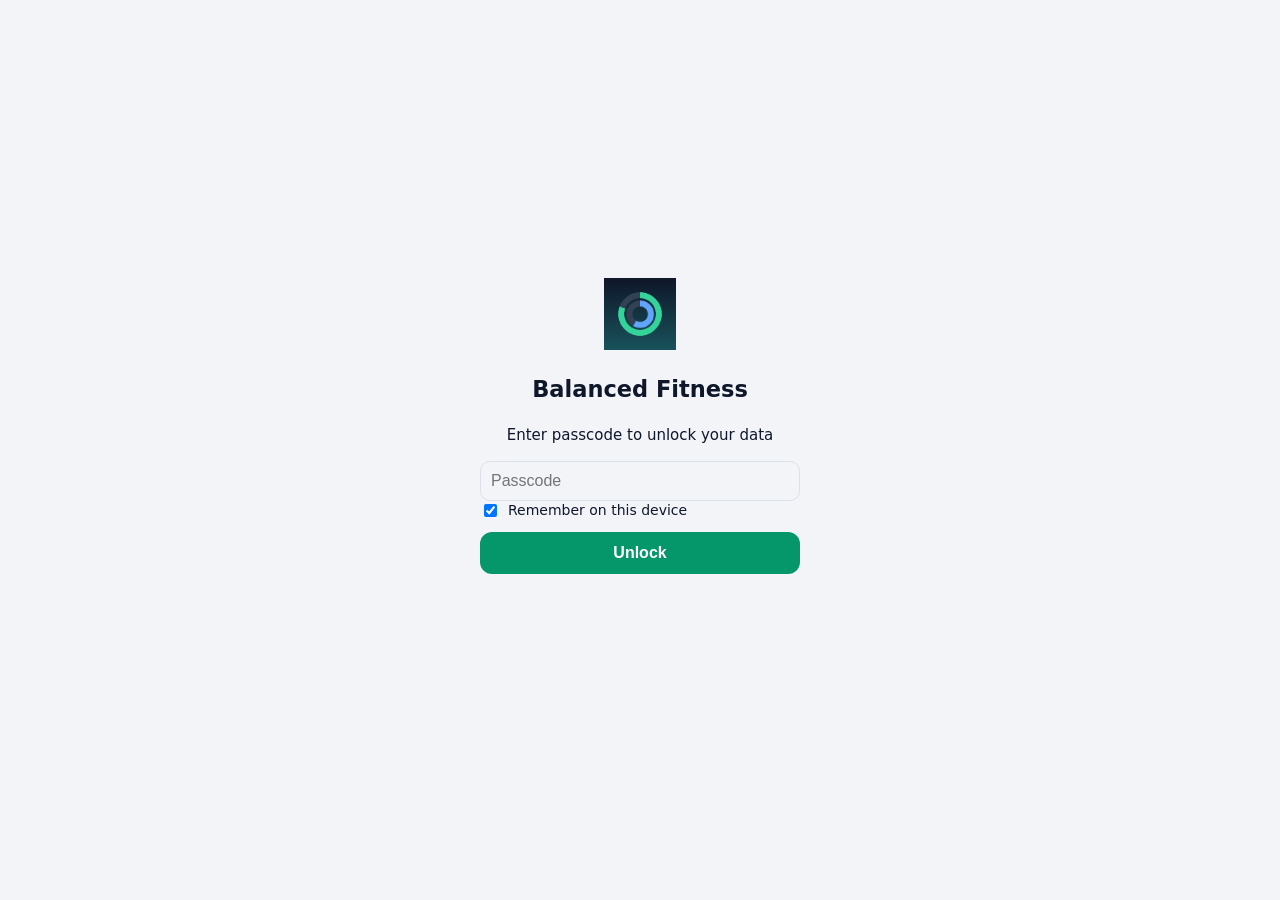
<file: index.html>
<!doctype html>
<html lang="en">
<head>
<meta charset="utf-8">
<meta name="viewport" content="width=device-width, initial-scale=1, viewport-fit=cover">
<meta name="robots" content="noindex, nofollow">
<meta name="theme-color" content="#0b1220">
<meta name="apple-mobile-web-app-capable" content="yes">
<meta name="mobile-web-app-capable" content="yes">
<meta name="apple-mobile-web-app-status-bar-style" content="black-translucent">
<meta name="apple-mobile-web-app-title" content="Balanced">
<meta name="format-detection" content="telephone=no">
<link rel="apple-touch-icon" href="icons/apple-touch-icon.png">
<link rel="icon" type="image/png" href="icons/icon-192.png">
<link rel="manifest" href="manifest.json">
<link rel="stylesheet" href="app.css">
<script>try{var t=localStorage.getItem('fit.theme');if(t==='light'||t==='dark')document.documentElement.setAttribute('data-theme',t);
var L=t==='light'||(t!=='dark'&&matchMedia('(prefers-color-scheme: light)').matches);
document.querySelector('meta[name=theme-color]').content=L?'#f2f4f8':'#0b1220';var s=document.querySelector('meta[name=apple-mobile-web-app-status-bar-style]');if(s&&L)s.content='default'}catch(e){}</script>
<title>Balanced Fitness</title>
</head>
<body>
<header class="top">
  <h1 id="title">Today</h1>
  <button id="btnData" class="iconbtn" aria-label="Data &amp; export">⇪</button>
</header>
<main id="view"></main>
<button id="fab" aria-label="Quick add">＋</button>
<nav class="tabs" id="tabs">
  <button data-tab="today" class="on"><span>◎</span>Today</button>
  <button data-tab="plan"><span>☰</span>Plan</button>
  <button data-tab="trends"><span>▤</span>Trends</button>
  <button data-tab="weight"><span>⚖</span>Weight</button>
  <button data-tab="sleep"><span>☾</span>Sleep</button>
  <button data-tab="bp"><span>♥</span>BP</button>
</nav>
<div id="sheet" class="sheet hidden" role="dialog" aria-modal="true"></div>
<div id="lock" class="lock hidden">
  <form id="lockForm">
    <img src="icons/icon-192.png" alt="" width="72" height="72">
    <h2>Balanced Fitness</h2>
    <p>Enter passcode to unlock your data</p>
    <input id="lockInput" type="password" inputmode="text" autocomplete="current-password" placeholder="Passcode" required>
    <label class="chk"><input id="lockRemember" type="checkbox" checked> Remember on this device</label>
    <button type="submit">Unlock</button>
    <p id="lockErr" class="err"></p>
  </form>
</div>
<script src="data.js"></script>
<script src="app.js"></script>
</body>
</html>
</file>
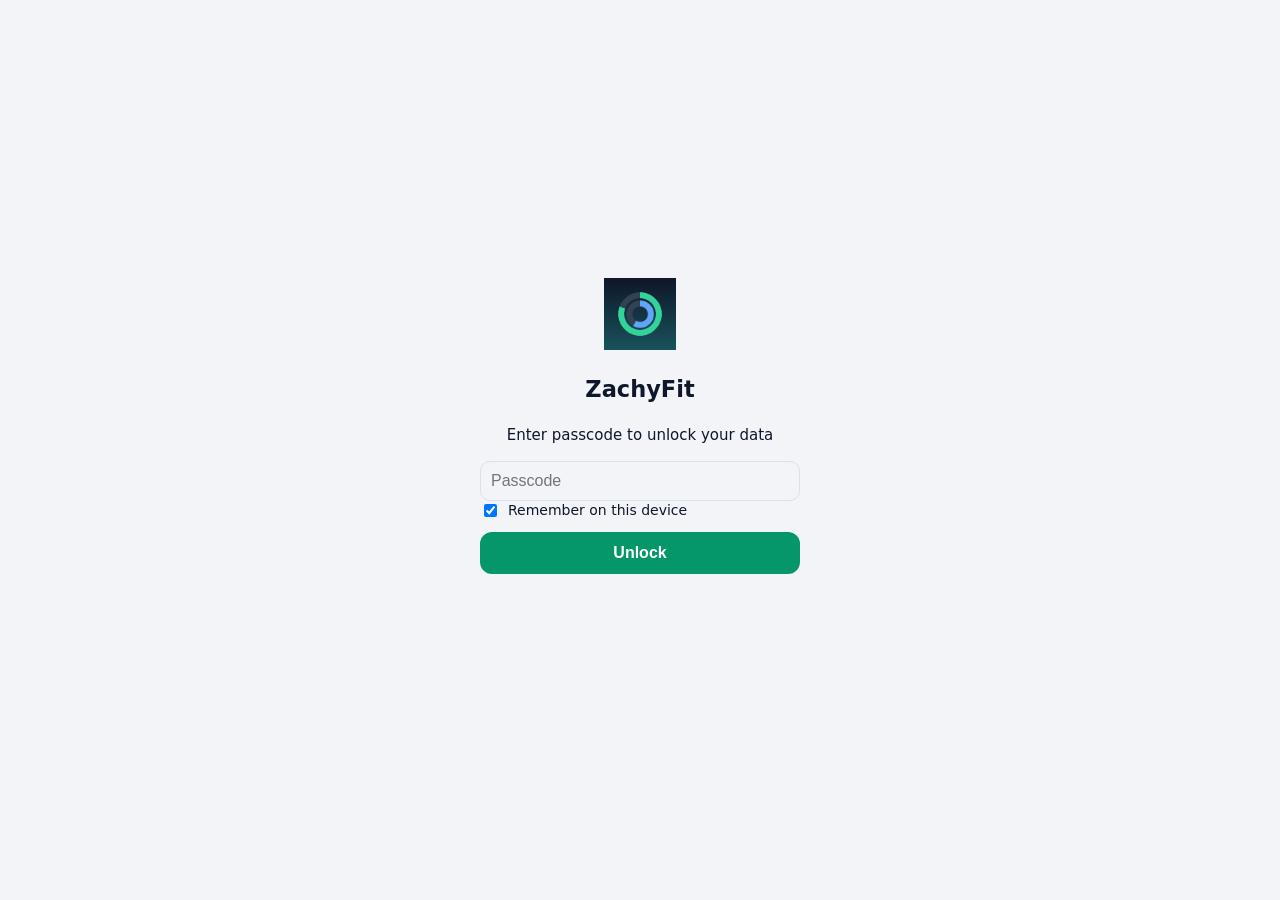
<file: kid/index.html>
<!doctype html>
<html lang="en">
<head>
<meta charset="utf-8">
<meta name="viewport" content="width=device-width, initial-scale=1, viewport-fit=cover">
<meta name="robots" content="noindex, nofollow">
<meta name="theme-color" content="#0b1220">
<meta name="apple-mobile-web-app-capable" content="yes">
<meta name="mobile-web-app-capable" content="yes">
<meta name="apple-mobile-web-app-status-bar-style" content="black-translucent">
<meta name="apple-mobile-web-app-title" content="ZachyFit">
<meta name="format-detection" content="telephone=no">
<link rel="apple-touch-icon" href="icons/apple-touch-icon.png">
<link rel="icon" type="image/png" href="icons/icon-192.png">
<link rel="manifest" href="manifest.json">
<link rel="stylesheet" href="app.css">
<script>try{var t=localStorage.getItem('fit.theme');if(t==='light'||t==='dark')document.documentElement.setAttribute('data-theme',t);
var L=t==='light'||(t!=='dark'&&matchMedia('(prefers-color-scheme: light)').matches);
document.querySelector('meta[name=theme-color]').content=L?'#f2f4f8':'#0b1220';var s=document.querySelector('meta[name=apple-mobile-web-app-status-bar-style]');if(s&&L)s.content='default'}catch(e){}</script>
<title>ZachyFit</title>
</head>
<body>
<header class="top">
  <h1 id="title">Today</h1>
  <button id="btnData" class="iconbtn" aria-label="Data &amp; export">⇪</button>
</header>
<main id="view"></main>
<button id="fab" aria-label="Quick add">＋</button>
<nav class="tabs" id="tabs">
  <button data-tab="today" class="on"><span>◎</span>Today</button>
  <button data-tab="plan"><span>☰</span>Plan</button>
  <button data-tab="trends"><span>▤</span>Trends</button>
  <button data-tab="weight"><span>⚖</span>Weight</button>
  <button data-tab="sleep"><span>☾</span>Sleep</button>
  <button data-tab="bp"><span>♥</span>BP</button>
</nav>
<div id="sheet" class="sheet hidden" role="dialog" aria-modal="true"></div>
<div id="lock" class="lock hidden">
  <form id="lockForm">
    <img src="icons/icon-192.png" alt="" width="72" height="72">
    <h2>ZachyFit</h2>
    <p>Enter passcode to unlock your data</p>
    <input id="lockInput" type="password" inputmode="text" autocomplete="current-password" placeholder="Passcode" required>
    <label class="chk"><input id="lockRemember" type="checkbox" checked> Remember on this device</label>
    <button type="submit">Unlock</button>
    <p id="lockErr" class="err"></p>
  </form>
</div>
<script src="data.js"></script>
<script src="app.js"></script>
</body>
</html>
</file>
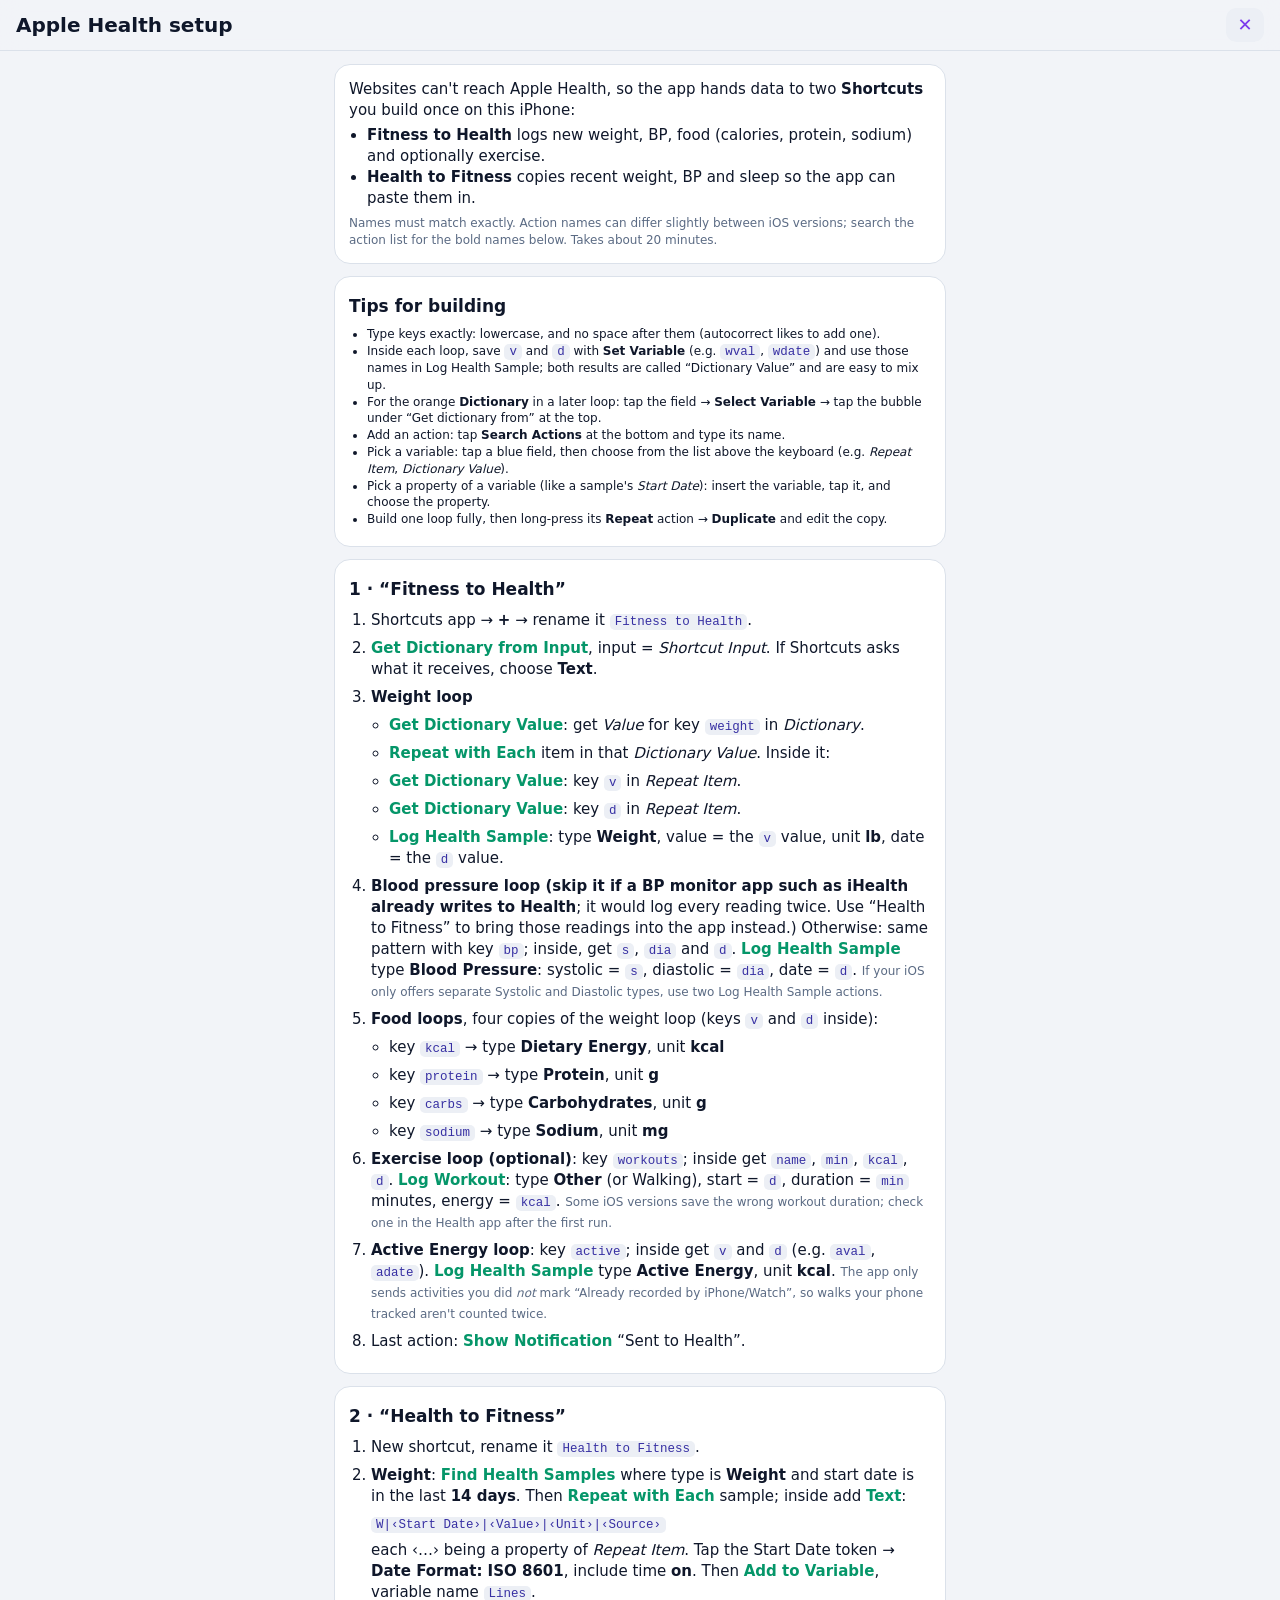
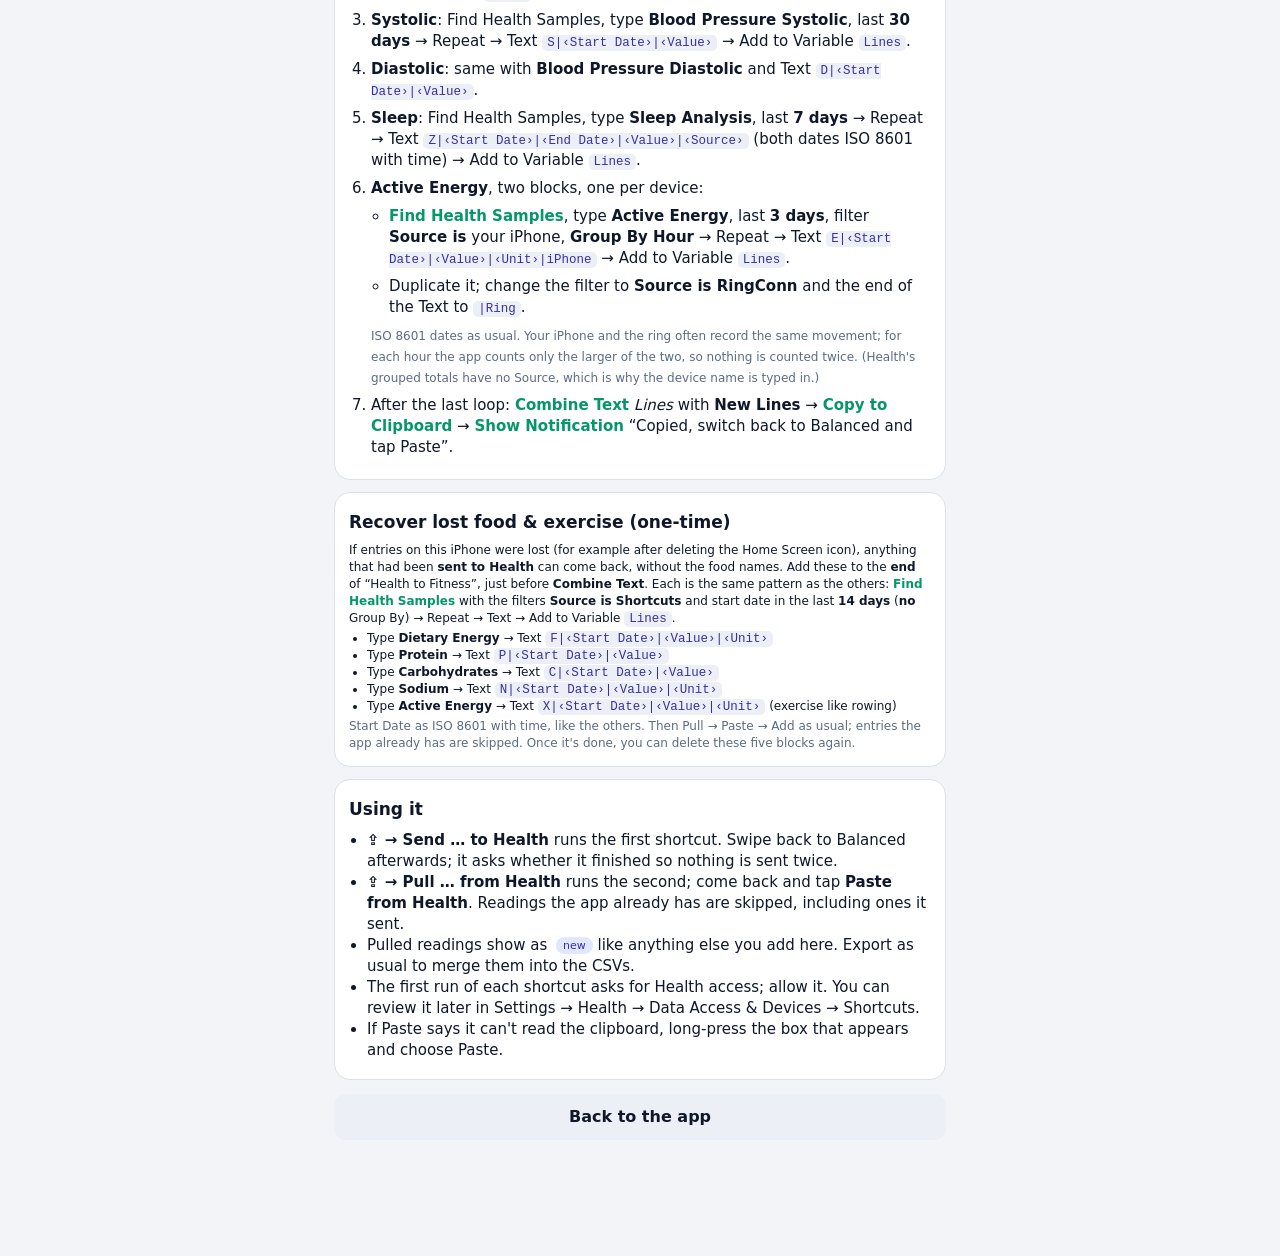
<file: health.html>
<!doctype html>
<html lang="en">
<head>
<meta charset="utf-8">
<meta name="viewport" content="width=device-width, initial-scale=1, viewport-fit=cover">
<meta name="robots" content="noindex, nofollow">
<meta name="theme-color" content="#0b1220">
<link rel="stylesheet" href="app.css">
<script>try{var t=localStorage.getItem('fit.theme');if(t==='light'||t==='dark')document.documentElement.setAttribute('data-theme',t);
var L=t==='light'||(t!=='dark'&&matchMedia('(prefers-color-scheme: light)').matches);
document.querySelector('meta[name=theme-color]').content=L?'#f2f4f8':'#0b1220';var s=document.querySelector('meta[name=apple-mobile-web-app-status-bar-style]');if(s&&L)s.content='default'}catch(e){}</script>
<title>Health Setup</title>
<style>
  .g main{padding-bottom:40px}
  .g h2{font-size:17px;margin:4px 0 8px}
  .g ol{margin:6px 0 0;padding-left:22px}
  .g ol li{margin:7px 0}
  .g ul.in{margin:4px 0;padding-left:18px}
  .g code{font:12.5px ui-monospace,Menlo,monospace;background:var(--card2);padding:1px 5px;border-radius:5px;color:var(--code);overflow-wrap:anywhere}
  .g .act{font-weight:650;color:var(--kcal)}
  .g a{color:var(--acc)}
  .g .k{display:inline-block;min-width:68px}
</style>
</head>
<body class="g">
<header class="top"><h1>Apple Health setup</h1><a class="iconbtn" href="index.html" aria-label="Back" style="display:grid;place-items:center;text-decoration:none">✕</a></header>
<main>
<div class="card" id="kidNote" hidden style="border:1px solid var(--acc)">
  <h2>ZachyFit (on his own iPhone)</h2>
  <ul class="in sm">
    <li>He only needs <b>Fitness to Health</b>, built on <b>his</b> iPhone with that exact name, with three loops: <b>weight</b>, <b>kcal</b> and <b>protein</b>. Skip the rest.</li>
    <li>He doesn't need “Health to Fitness”. His sleep stays in the RingConn app.</li>
  </ul>
</div>
<script>if (/\/kid\//.test(location.pathname)) document.getElementById('kidNote').hidden = false;</script>
<div class="card">
  <div>Websites can't reach Apple Health, so the app hands data to two <b>Shortcuts</b> you build once on this iPhone:</div>
  <ul class="in">
    <li><b>Fitness to Health</b> logs new weight, BP, food (calories, protein, sodium) and optionally exercise.</li>
    <li><b>Health to Fitness</b> copies recent weight, BP and sleep so the app can paste them in.</li>
  </ul>
  <div class="sm mut" style="margin-top:6px">Names must match exactly. Action names can differ slightly between iOS versions; search the action list for the bold names below. Takes about 20 minutes.</div>
</div>

<div class="card">
  <h2>Tips for building</h2>
  <ul class="in sm">
    <li>Type keys exactly: lowercase, and no space after them (autocorrect likes to add one).</li>
    <li>Inside each loop, save <code>v</code> and <code>d</code> with <b>Set Variable</b> (e.g. <code>wval</code>, <code>wdate</code>) and use those names in Log Health Sample; both results are called “Dictionary Value” and are easy to mix up.</li>
    <li>For the orange <b>Dictionary</b> in a later loop: tap the field → <b>Select Variable</b> → tap the bubble under “Get dictionary from” at the top.</li>
    <li>Add an action: tap <b>Search Actions</b> at the bottom and type its name.</li>
    <li>Pick a variable: tap a blue field, then choose from the list above the keyboard (e.g. <i>Repeat Item</i>, <i>Dictionary Value</i>).</li>
    <li>Pick a property of a variable (like a sample's <i>Start Date</i>): insert the variable, tap it, and choose the property.</li>
    <li>Build one loop fully, then long-press its <b>Repeat</b> action → <b>Duplicate</b> and edit the copy.</li>
  </ul>
</div>

<div class="card">
  <h2>1 · “Fitness to Health”</h2>
  <ol>
    <li>Shortcuts app → <b>+</b> → rename it <code>Fitness to Health</code>.</li>
    <li><span class="act">Get Dictionary from Input</span>, input = <i>Shortcut Input</i>. If Shortcuts asks what it receives, choose <b>Text</b>.</li>
    <li><b>Weight loop</b>
      <ul class="in">
        <li><span class="act">Get Dictionary Value</span>: get <i>Value</i> for key <code>weight</code> in <i>Dictionary</i>.</li>
        <li><span class="act">Repeat with Each</span> item in that <i>Dictionary Value</i>. Inside it:</li>
        <li><span class="act">Get Dictionary Value</span>: key <code>v</code> in <i>Repeat Item</i>.</li>
        <li><span class="act">Get Dictionary Value</span>: key <code>d</code> in <i>Repeat Item</i>.</li>
        <li><span class="act">Log Health Sample</span>: type <b>Weight</b>, value = the <code>v</code> value, unit <b>lb</b>, date = the <code>d</code> value.</li>
      </ul></li>
    <li><b>Blood pressure loop (skip it if a BP monitor app such as iHealth already writes to Health</b>; it would log every reading twice. Use “Health to Fitness” to bring those readings into the app instead.) Otherwise: same pattern with key <code>bp</code>; inside, get <code>s</code>, <code>dia</code> and <code>d</code>.
      <span class="act">Log Health Sample</span> type <b>Blood Pressure</b>: systolic = <code>s</code>, diastolic = <code>dia</code>, date = <code>d</code>.
      <span class="sm mut">If your iOS only offers separate Systolic and Diastolic types, use two Log Health Sample actions.</span></li>
    <li><b>Food loops</b>, four copies of the weight loop (keys <code>v</code> and <code>d</code> inside):
      <ul class="in">
        <li><span class="k">key <code>kcal</code></span> → type <b>Dietary Energy</b>, unit <b>kcal</b></li>
        <li><span class="k">key <code>protein</code></span> → type <b>Protein</b>, unit <b>g</b></li>
        <li><span class="k">key <code>carbs</code></span> → type <b>Carbohydrates</b>, unit <b>g</b></li>
        <li><span class="k">key <code>sodium</code></span> → type <b>Sodium</b>, unit <b>mg</b></li>
      </ul></li>
    <li><b>Exercise loop (optional)</b>: key <code>workouts</code>; inside get <code>name</code>, <code>min</code>, <code>kcal</code>, <code>d</code>.
      <span class="act">Log Workout</span>: type <b>Other</b> (or Walking), start = <code>d</code>, duration = <code>min</code> minutes, energy = <code>kcal</code>.
      <span class="sm mut">Some iOS versions save the wrong workout duration; check one in the Health app after the first run.</span></li>
    <li><b>Active Energy loop</b>: key <code>active</code>; inside get <code>v</code> and <code>d</code> (e.g. <code>aval</code>, <code>adate</code>). <span class="act">Log Health Sample</span> type <b>Active Energy</b>, unit <b>kcal</b>. <span class="sm mut">The app only sends activities you did <i>not</i> mark “Already recorded by iPhone/Watch”, so walks your phone tracked aren't counted twice.</span></li>
    <li>Last action: <span class="act">Show Notification</span> “Sent to Health”.</li>
  </ol>
</div>

<div class="card">
  <h2>2 · “Health to Fitness”</h2>
  <ol>
    <li>New shortcut, rename it <code>Health to Fitness</code>.</li>
    <li><b>Weight</b>: <span class="act">Find Health Samples</span> where type is <b>Weight</b> and start date is in the last <b>14 days</b>.
      Then <span class="act">Repeat with Each</span> sample; inside add <span class="act">Text</span>:
      <div style="margin:6px 0"><code>W|‹Start Date›|‹Value›|‹Unit›|‹Source›</code></div>
      each ‹…› being a property of <i>Repeat Item</i>. Tap the Start Date token → <b>Date Format: ISO 8601</b>, include time <b>on</b>.
      Then <span class="act">Add to Variable</span>, variable name <code>Lines</code>.</li>
    <li><b>Systolic</b>: Find Health Samples, type <b>Blood Pressure Systolic</b>, last <b>30 days</b> → Repeat → Text <code>S|‹Start Date›|‹Value›</code> → Add to Variable <code>Lines</code>.</li>
    <li><b>Diastolic</b>: same with <b>Blood Pressure Diastolic</b> and Text <code>D|‹Start Date›|‹Value›</code>.</li>
    <li><b>Sleep</b>: Find Health Samples, type <b>Sleep Analysis</b>, last <b>7 days</b> → Repeat → Text
      <code>Z|‹Start Date›|‹End Date›|‹Value›|‹Source›</code> (both dates ISO 8601 with time) → Add to Variable <code>Lines</code>.</li>
    <li><b>Active Energy</b>, two blocks, one per device:
      <ul class="in">
        <li><span class="act">Find Health Samples</span>, type <b>Active Energy</b>, last <b>3 days</b>, filter <b>Source is</b> your iPhone, <b>Group By Hour</b> → Repeat → Text <code>E|‹Start Date›|‹Value›|‹Unit›|iPhone</code> → Add to Variable <code>Lines</code>.</li>
        <li>Duplicate it; change the filter to <b>Source is RingConn</b> and the end of the Text to <code>|Ring</code>.</li>
      </ul>
      <span class="sm mut">ISO 8601 dates as usual. Your iPhone and the ring often record the same movement; for each hour the app counts only the larger of the two, so nothing is counted twice. (Health's grouped totals have no Source, which is why the device name is typed in.)</span></li>
    <li>After the last loop: <span class="act">Combine Text</span> <i>Lines</i> with <b>New Lines</b> → <span class="act">Copy to Clipboard</span> →
      <span class="act">Show Notification</span> “Copied, switch back to Balanced and tap Paste”.</li>
  </ol>
</div>

<div class="card">
  <h2>Recover lost food &amp; exercise (one-time)</h2>
  <div class="sm">If entries on this iPhone were lost (for example after deleting the Home Screen icon), anything that had been <b>sent to Health</b> can come back, without the food names. Add these to the <b>end</b> of “Health to Fitness”, just before <b>Combine Text</b>. Each is the same pattern as the others: <span class="act">Find Health Samples</span> with the filters <b>Source is Shortcuts</b> and start date in the last <b>14 days</b> (<b>no</b> Group By) → Repeat → Text → Add to Variable <code>Lines</code>.</div>
  <ul class="in sm">
    <li>Type <b>Dietary Energy</b> → Text <code>F|‹Start Date›|‹Value›|‹Unit›</code></li>
    <li>Type <b>Protein</b> → Text <code>P|‹Start Date›|‹Value›</code></li>
    <li>Type <b>Carbohydrates</b> → Text <code>C|‹Start Date›|‹Value›</code></li>
    <li>Type <b>Sodium</b> → Text <code>N|‹Start Date›|‹Value›|‹Unit›</code></li>
    <li>Type <b>Active Energy</b> → Text <code>X|‹Start Date›|‹Value›|‹Unit›</code> (exercise like rowing)</li>
  </ul>
  <div class="sm mut">Start Date as ISO 8601 with time, like the others. Then Pull → Paste → Add as usual; entries the app already has are skipped. Once it's done, you can delete these five blocks again.</div>
</div>

<div class="card">
  <h2>Using it</h2>
  <ul class="in">
    <li><b>⇪ → Send … to Health</b> runs the first shortcut. Swipe back to Balanced afterwards; it asks whether it finished so nothing is sent twice.</li>
    <li><b>⇪ → Pull … from Health</b> runs the second; come back and tap <b>Paste from Health</b>. Readings the app already has are skipped, including ones it sent.</li>
    <li>Pulled readings show as <span class="pill local">new</span> like anything else you add here. Export as usual to merge them into the CSVs.</li>
    <li>The first run of each shortcut asks for Health access; allow it. You can review it later in Settings → Health → Data Access &amp; Devices → Shortcuts.</li>
    <li>If Paste says it can't read the clipboard, long-press the box that appears and choose Paste.</li>
  </ul>
</div>
<a class="btn sec" href="index.html" style="text-align:center;text-decoration:none">Back to the app</a>
</main>
</body>
</html>
</file>
<file: app.css>
:root{color-scheme:dark;--bg:#0b1220;--card:#131c2e;--card2:#1a2540;--line:#26324d;--tx:#e5ecf6;--tx2:#cbd5e1;--mut:#8b9ab4;--mut2:#94a3b8;
--kcal:#34d399;--pro:#60a5fa;--sod:#fbbf24;--bad:#f87171;--warn:#fb923c;--ok:#34d399;--acc:#a78bfa;--crisis:#dc2626;--carb:#f472b6;
--est:#64748b;--dia:#475569;--deep:#3b82f6;--awake:#f59e0b;--grid:#1e2a44;--tick:#fff8;
--band:rgba(52,211,153,.18);--band2:rgba(52,211,153,.07);--band3:rgba(52,211,153,.5);
--topbg:rgba(11,18,32,.92);--tabbg:rgba(11,18,32,.95);--note:#1e293b;--shadow:#0008;--on-ok:#052e1f;--on-acc:#1e1b4b;--code:#c7d2fe;
--p-local:#312e81;--p-local-t:#c7d2fe;--p-bad:#7f1d1d;--p-bad-t:#fecaca;--p-warn:#7c2d12;--p-warn-t:#fed7aa;
--p-ok:#064e3b;--p-ok-t:#a7f3d0;--p-el:#713f12;--p-el-t:#fde68a;--p-pass:#4c1d95;--p-pass-t:#ddd6fe;--danger:#7f1d1d;--danger-t:#fee2e2;
--safe-b:env(safe-area-inset-bottom);--safe-t:env(safe-area-inset-top)}
@media (prefers-color-scheme: light){:root:not([data-theme=dark]){color-scheme:light;--bg:#f2f4f8;--card:#ffffff;--card2:#eceff5;--line:#dbe1ea;--tx:#0f172a;--tx2:#334155;--mut:#5b6b84;--mut2:#64748b;
--kcal:#059669;--pro:#2563eb;--sod:#d97706;--bad:#dc2626;--warn:#ea580c;--ok:#059669;--acc:#7c3aed;--crisis:#b91c1c;--carb:#db2777;
--est:#94a3b8;--dia:#334155;--deep:#1d4ed8;--awake:#d97706;--grid:#e5e9f0;--tick:#0f172a66;
--band:rgba(5,150,105,.14);--band2:rgba(5,150,105,.07);--band3:rgba(5,150,105,.4);
--topbg:rgba(242,244,248,.92);--tabbg:rgba(255,255,255,.95);--note:#eef2ff;--shadow:#0f172a33;--on-ok:#fff;--on-acc:#fff;--code:#3730a3;
--p-local:#e0e7ff;--p-local-t:#3730a3;--p-bad:#fee2e2;--p-bad-t:#991b1b;--p-warn:#ffedd5;--p-warn-t:#9a3412;
--p-ok:#d1fae5;--p-ok-t:#065f46;--p-el:#fef3c7;--p-el-t:#92400e;--p-pass:#ede9fe;--p-pass-t:#5b21b6;--danger:#fee2e2;--danger-t:#991b1b}}
:root[data-theme=light]{color-scheme:light;--bg:#f2f4f8;--card:#ffffff;--card2:#eceff5;--line:#dbe1ea;--tx:#0f172a;--tx2:#334155;--mut:#5b6b84;--mut2:#64748b;
--kcal:#059669;--pro:#2563eb;--sod:#d97706;--bad:#dc2626;--warn:#ea580c;--ok:#059669;--acc:#7c3aed;--crisis:#b91c1c;--carb:#db2777;
--est:#94a3b8;--dia:#334155;--deep:#1d4ed8;--awake:#d97706;--grid:#e5e9f0;--tick:#0f172a66;
--band:rgba(5,150,105,.14);--band2:rgba(5,150,105,.07);--band3:rgba(5,150,105,.4);
--topbg:rgba(242,244,248,.92);--tabbg:rgba(255,255,255,.95);--note:#eef2ff;--shadow:#0f172a33;--on-ok:#fff;--on-acc:#fff;--code:#3730a3;
--p-local:#e0e7ff;--p-local-t:#3730a3;--p-bad:#fee2e2;--p-bad-t:#991b1b;--p-warn:#ffedd5;--p-warn-t:#9a3412;
--p-ok:#d1fae5;--p-ok-t:#065f46;--p-el:#fef3c7;--p-el-t:#92400e;--p-pass:#ede9fe;--p-pass-t:#5b21b6;--danger:#fee2e2;--danger-t:#991b1b}
*{box-sizing:border-box;-webkit-tap-highlight-color:transparent}
html,body{margin:0;background:var(--bg);color:var(--tx);font:15px/1.4 -apple-system,BlinkMacSystemFont,"SF Pro Text",system-ui,sans-serif}
body{padding-top:calc(var(--safe-t) + 52px);padding-bottom:calc(var(--safe-b) + 76px);overscroll-behavior-y:none}
.top{position:fixed;top:0;left:0;right:0;z-index:5;padding:calc(var(--safe-t) + 8px) 16px 8px;display:flex;align-items:center;
background:var(--topbg);backdrop-filter:blur(12px);-webkit-backdrop-filter:blur(12px);border-bottom:1px solid var(--line)}
.top h1{font-size:20px;margin:0;flex:1}
.iconbtn{background:var(--card2);color:var(--tx);border:0;border-radius:10px;width:38px;height:34px;font-size:18px}
main{padding:12px 14px;max-width:640px;margin:0 auto}
.card{background:var(--card);border:1px solid var(--line);border-radius:16px;padding:14px;margin-bottom:12px}
.card h3{margin:0 0 10px;font-size:13px;letter-spacing:.06em;text-transform:uppercase;color:var(--mut);display:flex;justify-content:space-between;align-items:center}
.card h3 small{text-transform:none;letter-spacing:0;font-weight:500}
.mut{color:var(--mut)} .sm{font-size:12px} .b{font-weight:650}
.datenav{display:flex;align-items:center;gap:8px;margin-bottom:12px}
.datenav button{background:var(--card2);color:var(--tx);border:0;border-radius:10px;padding:8px 12px;font-size:16px}
.datenav .d{flex:1;text-align:center;font-weight:600}
.rings{display:flex;justify-content:space-around;align-items:center}
.ring{text-align:center;width:46%}
.ring svg{width:100%;max-width:150px;display:block;margin:0 auto}
.ring .lbl{font-size:12px;color:var(--mut);margin-top:2px}
.bar{height:10px;background:var(--card2);border-radius:6px;overflow:hidden;position:relative}
.bar i{display:block;height:100%;border-radius:6px}
.bar.tick::after{content:"";position:absolute;top:-2px;bottom:-2px;width:2px;background:var(--tick);left:var(--t)}
.row{display:flex;justify-content:space-between;align-items:baseline;gap:8px}
.stat3{display:grid;grid-template-columns:repeat(3,1fr);gap:8px;text-align:center}
.stat3 div{background:var(--card2);border-radius:12px;padding:8px 4px}
.stat3 b{display:block;font-size:19px}
.stat3 span{font-size:11px;color:var(--mut)}
ul.list{list-style:none;margin:0;padding:0}
ul.list li{display:flex;gap:10px;padding:9px 0;border-top:1px solid var(--line);align-items:flex-start}
ul.list li:first-child{border-top:0}
ul.list .t{color:var(--mut);font-size:12px;width:40px;flex:none;padding-top:2px}
ul.list .m{flex:1;min-width:0}
ul.list .n{font-size:14px}
ul.list .s{font-size:12px;color:var(--mut)}
ul.list .v{text-align:right;font-size:13px;white-space:nowrap}
.pill{display:inline-block;font-size:11px;padding:1px 7px;border-radius:999px;background:var(--card2);color:var(--mut);margin-left:4px;vertical-align:1px}
.pill.local{background:var(--p-local);color:var(--p-local-t)}
.pill.bad{background:var(--p-bad);color:var(--p-bad-t)}.pill.warn{background:var(--p-warn);color:var(--p-warn-t)}
.pill.ok{background:var(--p-ok);color:var(--p-ok-t)}.pill.el{background:var(--p-el);color:var(--p-el-t)}
.pill.pass{background:var(--p-pass);color:var(--p-pass-t)}
.pill.crisis{background:var(--crisis);color:#fff}
.chart{width:100%;display:block}
.chart text{fill:var(--mut);font-size:10px}
.plan .day{display:flex;gap:10px;padding:10px 0;border-top:1px solid var(--line)}
.plan .day:first-child{border-top:0}
.plan .day.today{background:var(--card2);margin:0 -10px;padding:10px;border-radius:12px;border-top-color:transparent}
.plan .dn{width:38px;font-weight:700;flex:none}
.check{display:flex;gap:8px;align-items:center;padding:4px 0;font-size:14px}
.check .ic{width:20px;height:20px;border-radius:50%;display:inline-flex;align-items:center;justify-content:center;font-size:12px;flex:none}
.check .tick{background:none;border:0;padding:4px;margin:-4px;cursor:pointer;color:inherit;display:inline-flex}
.check .ic.y{background:var(--ok);color:var(--on-ok)}.check .ic.n{border:2px solid var(--line)}
.note{background:var(--note);border-left:3px solid var(--acc);padding:8px 10px;border-radius:8px;font-size:13px;margin-top:8px}
.note.warn{border-left-color:var(--warn)}
table.t{width:100%;border-collapse:collapse;font-size:13px}
table.t th{color:var(--mut);font-weight:500;text-align:right;padding:4px}
table.t td{padding:6px 4px;text-align:right;border-top:1px solid var(--line)}
table.t th:first-child,table.t td:first-child{text-align:left}
td.over{color:var(--bad)} td.good{color:var(--ok)}
#fab{position:fixed;right:18px;bottom:calc(var(--safe-b) + 80px);width:56px;height:56px;border-radius:50%;border:0;
background:linear-gradient(135deg,#34d399,#3b82f6);color:#fff;font-size:30px;box-shadow:0 6px 20px var(--shadow);z-index:6}
.tabs{position:fixed;bottom:0;left:0;right:0;z-index:5;display:flex;background:var(--tabbg);backdrop-filter:blur(12px);
-webkit-backdrop-filter:blur(12px);border-top:1px solid var(--line);padding:4px 2px calc(var(--safe-b) + 4px)}
.tabs button{flex:1;background:none;border:0;color:var(--mut);font-size:10.5px;padding:4px 0;display:flex;flex-direction:column;align-items:center;gap:1px}
.tabs button span{font-size:19px;line-height:24px}
.tabs button.on{color:var(--tx)} .tabs button.on span{color:var(--kcal)}
.sheet{position:fixed;inset:0;z-index:20;background:#000a;display:flex;align-items:flex-end}
.sheet.hidden,.lock.hidden{display:none}
.sheet .panel{background:var(--card);width:100%;max-height:92vh;overflow:auto;border-radius:20px 20px 0 0;padding:16px 16px calc(var(--safe-b) + 20px);border-top:1px solid var(--line)}
.seg{display:flex;background:var(--card2);border-radius:10px;padding:3px;margin-bottom:12px;overflow-x:auto}
.seg button{flex:1;border:0;background:none;color:var(--mut);padding:7px 6px;border-radius:8px;font-size:13px;white-space:nowrap}
.seg button.on{background:var(--line);color:var(--tx)}
form.f label{display:block;font-size:12px;color:var(--mut);margin:8px 0 3px}
form.f input,form.f select,.lock input{width:100%;font-size:16px;padding:10px;border-radius:10px;border:1px solid var(--line);background:var(--bg);color:var(--tx)}
form.f .g2{display:grid;grid-template-columns:1fr 1fr;gap:8px}
form.f .g3{display:grid;grid-template-columns:1fr 1fr 1fr;gap:8px}
.chk{display:flex!important;gap:8px;align-items:center;font-size:14px!important;color:var(--tx)!important}
.chk input{width:auto!important}
.btn{display:block;width:100%;margin-top:14px;padding:12px;border:0;border-radius:12px;font-size:16px;font-weight:600;background:var(--kcal);color:var(--on-ok)}
.btn.sec{background:var(--card2);color:var(--tx)} .btn.danger{background:var(--danger);color:var(--danger-t)}
.toast{position:fixed;left:50%;top:calc(var(--safe-t) + 60px);transform:translateX(-50%);background:#064e3b;color:#d1fae5;padding:8px 14px;border-radius:10px;z-index:30;font-size:14px}
.lock{position:fixed;inset:0;z-index:50;background:var(--bg);display:flex;align-items:center;justify-content:center;padding:24px}
.lock form{width:100%;max-width:320px;text-align:center}
.lock button{width:100%;margin-top:12px;padding:12px;border:0;border-radius:12px;background:var(--kcal);color:var(--on-ok);font-size:16px;font-weight:600}
.err{color:var(--bad);min-height:1.2em}
.legend{display:flex;gap:12px;flex-wrap:wrap;font-size:11px;color:var(--mut);margin-top:6px}
.legend i{display:inline-block;width:10px;height:10px;border-radius:3px;margin-right:4px;vertical-align:-1px}
.del{background:none;border:0;color:var(--bad);font-size:16px;padding:0 4px}
.btn:disabled{opacity:.4}
.hta{width:100%;margin-top:10px;padding:10px;border-radius:10px;border:1px solid var(--line);background:var(--card2);color:var(--tx);font:12px/1.4 ui-monospace,Menlo,monospace}
.card h3 a{color:var(--acc);text-decoration:none}
table.bpx td{vertical-align:top}table.bpx td b{font-size:18px}
.list.lib{margin:6px 0 4px;max-height:260px;overflow:auto}.list.lib li{padding:0}.list.lib button{all:unset;display:flex;width:100%;padding:8px 2px;cursor:pointer;box-sizing:border-box}.list.lib button:active{background:var(--card2)}
.linkbtn{white-space:nowrap;background:none;border:0;padding:4px 0;font:inherit;font-size:12.5px;color:var(--mut);text-decoration:underline;cursor:pointer}
.sw{white-space:nowrap;background:none;border:0;padding:4px 0;font:inherit;font-size:12.5px;color:var(--mut);display:inline-flex;align-items:center;gap:6px;cursor:pointer;text-transform:none;letter-spacing:0}
.sw span{width:28px;height:16px;border-radius:9px;background:var(--card2);position:relative;transition:background .15s}
.sw span::after{content:"";position:absolute;top:2px;left:2px;width:12px;height:12px;border-radius:50%;background:var(--mut);transition:transform .15s,background .15s}
.sw[aria-checked=true] span{background:var(--awake)}
.sw[aria-checked=true] span::after{transform:translateX(12px);background:#fff}
.tipbtn{flex:none;cursor:pointer;width:22px;height:22px;padding:0;border-radius:50%;border:1.5px solid var(--mut);background:none;color:var(--mut);font:italic 700 12px/19px Georgia,serif;text-align:center;text-transform:none}
.tipbtn.on{background:var(--acc);border-color:var(--acc);color:var(--on-acc);font:700 11px/19px system-ui,sans-serif}
.flipcard{perspective:1200px;margin-bottom:12px}
.flip-in{display:grid;grid-template-columns:minmax(0,1fr);transform-style:preserve-3d;transition:transform .55s cubic-bezier(.3,.7,.3,1)}
.flip-in>.face{grid-area:1/1;margin:0;backface-visibility:hidden;-webkit-backface-visibility:hidden}
.flip-in>.back{transform:rotateY(180deg);cursor:pointer}
.flipcard.on .flip-in{transform:rotateY(180deg)}
.flip-in>.face{transition:visibility 0s .27s}
.flipcard.on .flip-in>.face:not(.back),.flipcard:not(.on) .flip-in>.back{visibility:hidden}
/* once flipped, the hidden front stops setting the height, so a short back has no empty space below it */
.flipcard:not(.ftile).on .flip-in>.face:not(.back){max-height:0;padding-top:0;padding-bottom:0;border-width:0;overflow:hidden;transition:visibility 0s .27s,max-height 0s .27s,padding 0s .27s,border-width 0s .27s}
@media (prefers-reduced-motion:reduce){.flip-in,.flip-in>.face{transition:none}}
.ftiles{display:grid;grid-template-columns:repeat(2,minmax(0,1fr));grid-auto-rows:1fr;gap:8px}
.ftile{margin:0;display:flex;flex-direction:column;cursor:pointer;-webkit-tap-highlight-color:transparent}
.ftile .face{min-height:88px;border-radius:13px;padding:10px 11px;display:flex;flex-direction:column;justify-content:space-between;gap:6px}
.ftile .tf{background:var(--card2);border:1px solid var(--line)}
.ftile .tb{background:linear-gradient(160deg,var(--card2),var(--note));border:1px solid var(--line)}
.ftile:active .flip-in{scale:.97}
.ftile .fn{font-weight:600;font-size:14px;line-height:1.25;display:-webkit-box;-webkit-line-clamp:2;-webkit-box-orient:vertical;overflow:hidden}
.ftile .fq{color:var(--kcal)}
.ftile .fm{display:flex;justify-content:space-between;align-items:baseline;gap:6px;font-size:12px;color:var(--mut);white-space:nowrap}
.ftile .fm b{font-size:16px;color:var(--tx);font-variant-numeric:tabular-nums}
.ftile .fm b small{font-size:11px;font-weight:500;color:var(--mut)}
.ftile .dot{display:inline-block;width:6px;height:6px;border-radius:50%;background:var(--acc);vertical-align:middle;margin-left:3px}
.ftile .ff{font-size:11px;line-height:1.3;color:var(--mut);display:-webkit-box;-webkit-line-clamp:2;-webkit-box-orient:vertical;overflow:hidden}
.ftile .fs{display:grid;grid-template-columns:repeat(3,1fr);gap:4px;text-align:center}
.ftile .fs b{display:block;font-size:15px;font-variant-numeric:tabular-nums;white-space:nowrap}
.ftile .fs b small{font-size:10px;font-weight:500;color:var(--mut);margin-left:1px}
.ftile .fs span{font-size:10px;color:var(--mut)}
.tipbtn.gear{font:15px/19px system-ui,sans-serif;font-style:normal;border:0}
.tipbtn.gear.on{color:var(--on-acc)}
.chips{display:flex;flex-wrap:wrap;gap:6px;margin:-2px 0 10px}
.chip{border:1px solid var(--line);background:none;color:var(--mut);border-radius:999px;padding:5px 11px;font:500 12.5px system-ui,sans-serif;cursor:pointer}
.chip.on{background:var(--acc);border-color:var(--acc);color:var(--on-acc)}
.ftile .fx{display:flex;flex-wrap:wrap;gap:2px 8px;font-size:12.5px;font-weight:600;margin-bottom:4px;font-variant-numeric:tabular-nums}
.ftile .fx small{font-size:10.5px;font-weight:500;color:var(--mut);margin-left:2px}
.ck{color:var(--kcal)}.cp{color:var(--pro)}.cc{color:var(--carb)}.cs{color:var(--sod)}
.ftile .fx{gap:2px 10px;font-size:14px;font-weight:700}
.ftile .fm b.ck{color:var(--kcal)}
.flegend{display:flex;flex-wrap:wrap;justify-content:center;gap:4px 12px;margin-top:10px;font-size:11.5px;color:var(--mut)}
.flegend i{display:inline-block;width:8px;height:8px;border-radius:50%;margin-right:4px;vertical-align:middle;background:currentColor}
.flegend i.ck{color:var(--kcal)}.flegend i.cp{color:var(--pro)}.flegend i.cc{color:var(--carb)}.flegend i.cs{color:var(--sod)}
.ftile .flip-in{flex:1;grid-template-rows:minmax(0,1fr)}
svg[data-scrub]{-webkit-user-select:none;user-select:none;-webkit-touch-callout:none;touch-action:pan-y}
.scrub{pointer-events:none}
.scrub .sx{stroke:var(--tx);stroke-opacity:.55;stroke-width:1}
.scrub .sy{stroke-width:1;stroke-dasharray:3 2;stroke-opacity:.8}
.scrub circle{stroke:var(--card);stroke-width:1.5}
.scrub .sb{fill:var(--card);stroke:var(--line);fill-opacity:.94}
.scrub .st{font-size:10.5px;fill:var(--tx);font-weight:600;font-variant-numeric:tabular-nums}
.scrub .st .sh{fill:var(--mut);font-weight:500}
.ptiles{display:grid;gap:8px}
.ptile{background:var(--card2);border:1px solid var(--line);border-radius:13px;overflow:hidden}
.ptile.today{border-color:color-mix(in srgb,var(--ok) 55%,var(--line))}
.ptile .ph{all:unset;box-sizing:border-box;width:100%;display:flex;align-items:center;gap:12px;padding:11px 12px;cursor:pointer;-webkit-tap-highlight-color:transparent}
.ptile .ph:focus-visible{outline:2px solid var(--acc);outline-offset:-2px;border-radius:13px}
.ptile .dn{width:34px;flex:none;font-weight:700;font-size:14px;line-height:1.1;display:flex;flex-direction:column}
.ptile .dn small{font-weight:400;font-size:12px;color:var(--mut)}
.ptile .pt{flex:1;font-weight:600;font-size:14.5px;line-height:1.3}
.ptile .chev{flex:none;color:var(--mut);font-size:20px;line-height:1;transition:transform .3s ease}
.ptile.open .chev{transform:rotate(90deg)}
.ptile .pdet{display:grid;grid-template-rows:0fr;transition:grid-template-rows .32s ease}
.ptile.open .pdet{grid-template-rows:1fr}
.ptile .pdet>div{overflow:hidden;min-height:0}
.ptile .pin{padding:0 12px 12px 58px;display:grid;gap:6px;opacity:0;transform:translateY(-4px);transition:opacity .25s ease,transform .25s ease}
.ptile.open .pin{opacity:1;transform:none}
.ptile .check{display:flex;align-items:center;gap:10px}
@media (prefers-reduced-motion:reduce){.ptile .pdet,.ptile .pin,.ptile .chev{transition:none}}
/* sleep coach */
.sccard .scsum{display:flex;flex-wrap:wrap;align-items:baseline;gap:6px 14px;margin:-2px 0 4px;font-size:13px;color:var(--mut)}
.sccard .scsum b{font-size:20px;color:var(--tx);font-variant-numeric:tabular-nums}
.sccard .scsum i{display:inline-block;width:8px;height:8px;border-radius:2px;margin-right:5px;vertical-align:0}
.sccard .scsum em{font-style:normal;color:var(--warn,var(--awake));font-weight:600}
.sccard .sch{font-size:12px;font-weight:650;letter-spacing:.06em;text-transform:uppercase;color:var(--mut);margin:14px 0 2px}
.sclist{list-style:none;margin:0;padding:0}
.sclist .sct{display:flex;gap:11px;align-items:flex-start;padding:9px 0;border-top:1px solid var(--line)}
.sclist .sct:first-child{border-top:0}
.sclist .sci{flex:none;width:30px;height:30px;border-radius:9px;background:var(--card2);display:grid;place-items:center;font-size:15px;line-height:1}
.sclist b{display:block;font-weight:600;font-size:14.5px;line-height:1.3;margin-top:5px}
.sclist .s{display:block;margin-top:3px;font-size:13px;line-height:1.4;color:var(--mut)}
.sccard>.linkbtn{margin-top:6px}
</file>
<file: kid/app.css>
:root{color-scheme:dark;--bg:#0b1220;--card:#131c2e;--card2:#1a2540;--line:#26324d;--tx:#e5ecf6;--tx2:#cbd5e1;--mut:#8b9ab4;--mut2:#94a3b8;
--kcal:#34d399;--pro:#60a5fa;--sod:#fbbf24;--bad:#f87171;--warn:#fb923c;--ok:#34d399;--acc:#a78bfa;--crisis:#dc2626;--carb:#f472b6;
--est:#64748b;--dia:#475569;--deep:#3b82f6;--awake:#f59e0b;--grid:#1e2a44;--tick:#fff8;
--band:rgba(52,211,153,.18);--band2:rgba(52,211,153,.07);--band3:rgba(52,211,153,.5);
--topbg:rgba(11,18,32,.92);--tabbg:rgba(11,18,32,.95);--note:#1e293b;--shadow:#0008;--on-ok:#052e1f;--on-acc:#1e1b4b;--code:#c7d2fe;
--p-local:#312e81;--p-local-t:#c7d2fe;--p-bad:#7f1d1d;--p-bad-t:#fecaca;--p-warn:#7c2d12;--p-warn-t:#fed7aa;
--p-ok:#064e3b;--p-ok-t:#a7f3d0;--p-el:#713f12;--p-el-t:#fde68a;--p-pass:#4c1d95;--p-pass-t:#ddd6fe;--danger:#7f1d1d;--danger-t:#fee2e2;
--safe-b:env(safe-area-inset-bottom);--safe-t:env(safe-area-inset-top)}
@media (prefers-color-scheme: light){:root:not([data-theme=dark]){color-scheme:light;--bg:#f2f4f8;--card:#ffffff;--card2:#eceff5;--line:#dbe1ea;--tx:#0f172a;--tx2:#334155;--mut:#5b6b84;--mut2:#64748b;
--kcal:#059669;--pro:#2563eb;--sod:#d97706;--bad:#dc2626;--warn:#ea580c;--ok:#059669;--acc:#7c3aed;--crisis:#b91c1c;--carb:#db2777;
--est:#94a3b8;--dia:#334155;--deep:#1d4ed8;--awake:#d97706;--grid:#e5e9f0;--tick:#0f172a66;
--band:rgba(5,150,105,.14);--band2:rgba(5,150,105,.07);--band3:rgba(5,150,105,.4);
--topbg:rgba(242,244,248,.92);--tabbg:rgba(255,255,255,.95);--note:#eef2ff;--shadow:#0f172a33;--on-ok:#fff;--on-acc:#fff;--code:#3730a3;
--p-local:#e0e7ff;--p-local-t:#3730a3;--p-bad:#fee2e2;--p-bad-t:#991b1b;--p-warn:#ffedd5;--p-warn-t:#9a3412;
--p-ok:#d1fae5;--p-ok-t:#065f46;--p-el:#fef3c7;--p-el-t:#92400e;--p-pass:#ede9fe;--p-pass-t:#5b21b6;--danger:#fee2e2;--danger-t:#991b1b}}
:root[data-theme=light]{color-scheme:light;--bg:#f2f4f8;--card:#ffffff;--card2:#eceff5;--line:#dbe1ea;--tx:#0f172a;--tx2:#334155;--mut:#5b6b84;--mut2:#64748b;
--kcal:#059669;--pro:#2563eb;--sod:#d97706;--bad:#dc2626;--warn:#ea580c;--ok:#059669;--acc:#7c3aed;--crisis:#b91c1c;--carb:#db2777;
--est:#94a3b8;--dia:#334155;--deep:#1d4ed8;--awake:#d97706;--grid:#e5e9f0;--tick:#0f172a66;
--band:rgba(5,150,105,.14);--band2:rgba(5,150,105,.07);--band3:rgba(5,150,105,.4);
--topbg:rgba(242,244,248,.92);--tabbg:rgba(255,255,255,.95);--note:#eef2ff;--shadow:#0f172a33;--on-ok:#fff;--on-acc:#fff;--code:#3730a3;
--p-local:#e0e7ff;--p-local-t:#3730a3;--p-bad:#fee2e2;--p-bad-t:#991b1b;--p-warn:#ffedd5;--p-warn-t:#9a3412;
--p-ok:#d1fae5;--p-ok-t:#065f46;--p-el:#fef3c7;--p-el-t:#92400e;--p-pass:#ede9fe;--p-pass-t:#5b21b6;--danger:#fee2e2;--danger-t:#991b1b}
*{box-sizing:border-box;-webkit-tap-highlight-color:transparent}
html,body{margin:0;background:var(--bg);color:var(--tx);font:15px/1.4 -apple-system,BlinkMacSystemFont,"SF Pro Text",system-ui,sans-serif}
body{padding-top:calc(var(--safe-t) + 52px);padding-bottom:calc(var(--safe-b) + 76px);overscroll-behavior-y:none}
.top{position:fixed;top:0;left:0;right:0;z-index:5;padding:calc(var(--safe-t) + 8px) 16px 8px;display:flex;align-items:center;
background:var(--topbg);backdrop-filter:blur(12px);-webkit-backdrop-filter:blur(12px);border-bottom:1px solid var(--line)}
.top h1{font-size:20px;margin:0;flex:1}
.iconbtn{background:var(--card2);color:var(--tx);border:0;border-radius:10px;width:38px;height:34px;font-size:18px}
main{padding:12px 14px;max-width:640px;margin:0 auto}
.card{background:var(--card);border:1px solid var(--line);border-radius:16px;padding:14px;margin-bottom:12px}
.card h3{margin:0 0 10px;font-size:13px;letter-spacing:.06em;text-transform:uppercase;color:var(--mut);display:flex;justify-content:space-between;align-items:center}
.card h3 small{text-transform:none;letter-spacing:0;font-weight:500}
.mut{color:var(--mut)} .sm{font-size:12px} .b{font-weight:650}
.datenav{display:flex;align-items:center;gap:8px;margin-bottom:12px}
.datenav button{background:var(--card2);color:var(--tx);border:0;border-radius:10px;padding:8px 12px;font-size:16px}
.datenav .d{flex:1;text-align:center;font-weight:600}
.rings{display:flex;justify-content:space-around;align-items:center}
.ring{text-align:center;width:46%}
.ring svg{width:100%;max-width:150px;display:block;margin:0 auto}
.ring .lbl{font-size:12px;color:var(--mut);margin-top:2px}
.bar{height:10px;background:var(--card2);border-radius:6px;overflow:hidden;position:relative}
.bar i{display:block;height:100%;border-radius:6px}
.bar.tick::after{content:"";position:absolute;top:-2px;bottom:-2px;width:2px;background:var(--tick);left:var(--t)}
.row{display:flex;justify-content:space-between;align-items:baseline;gap:8px}
.stat3{display:grid;grid-template-columns:repeat(3,1fr);gap:8px;text-align:center}
.stat3 div{background:var(--card2);border-radius:12px;padding:8px 4px}
.stat3 b{display:block;font-size:19px}
.stat3 span{font-size:11px;color:var(--mut)}
ul.list{list-style:none;margin:0;padding:0}
ul.list li{display:flex;gap:10px;padding:9px 0;border-top:1px solid var(--line);align-items:flex-start}
ul.list li:first-child{border-top:0}
ul.list .t{color:var(--mut);font-size:12px;width:40px;flex:none;padding-top:2px}
ul.list .m{flex:1;min-width:0}
ul.list .n{font-size:14px}
ul.list .s{font-size:12px;color:var(--mut)}
ul.list .v{text-align:right;font-size:13px;white-space:nowrap}
.pill{display:inline-block;font-size:11px;padding:1px 7px;border-radius:999px;background:var(--card2);color:var(--mut);margin-left:4px;vertical-align:1px}
.pill.local{background:var(--p-local);color:var(--p-local-t)}
.pill.bad{background:var(--p-bad);color:var(--p-bad-t)}.pill.warn{background:var(--p-warn);color:var(--p-warn-t)}
.pill.ok{background:var(--p-ok);color:var(--p-ok-t)}.pill.el{background:var(--p-el);color:var(--p-el-t)}
.pill.pass{background:var(--p-pass);color:var(--p-pass-t)}
.pill.crisis{background:var(--crisis);color:#fff}
.chart{width:100%;display:block}
.chart text{fill:var(--mut);font-size:10px}
.plan .day{display:flex;gap:10px;padding:10px 0;border-top:1px solid var(--line)}
.plan .day:first-child{border-top:0}
.plan .day.today{background:var(--card2);margin:0 -10px;padding:10px;border-radius:12px;border-top-color:transparent}
.plan .dn{width:38px;font-weight:700;flex:none}
.check{display:flex;gap:8px;align-items:center;padding:4px 0;font-size:14px}
.check .ic{width:20px;height:20px;border-radius:50%;display:inline-flex;align-items:center;justify-content:center;font-size:12px;flex:none}
.check .tick{background:none;border:0;padding:4px;margin:-4px;cursor:pointer;color:inherit;display:inline-flex}
.check .ic.y{background:var(--ok);color:var(--on-ok)}.check .ic.n{border:2px solid var(--line)}
.note{background:var(--note);border-left:3px solid var(--acc);padding:8px 10px;border-radius:8px;font-size:13px;margin-top:8px}
.note.warn{border-left-color:var(--warn)}
table.t{width:100%;border-collapse:collapse;font-size:13px}
table.t th{color:var(--mut);font-weight:500;text-align:right;padding:4px}
table.t td{padding:6px 4px;text-align:right;border-top:1px solid var(--line)}
table.t th:first-child,table.t td:first-child{text-align:left}
td.over{color:var(--bad)} td.good{color:var(--ok)}
#fab{position:fixed;right:18px;bottom:calc(var(--safe-b) + 80px);width:56px;height:56px;border-radius:50%;border:0;
background:linear-gradient(135deg,#34d399,#3b82f6);color:#fff;font-size:30px;box-shadow:0 6px 20px var(--shadow);z-index:6}
.tabs{position:fixed;bottom:0;left:0;right:0;z-index:5;display:flex;background:var(--tabbg);backdrop-filter:blur(12px);
-webkit-backdrop-filter:blur(12px);border-top:1px solid var(--line);padding:4px 2px calc(var(--safe-b) + 4px)}
.tabs button{flex:1;background:none;border:0;color:var(--mut);font-size:10.5px;padding:4px 0;display:flex;flex-direction:column;align-items:center;gap:1px}
.tabs button span{font-size:19px;line-height:24px}
.tabs button.on{color:var(--tx)} .tabs button.on span{color:var(--kcal)}
.sheet{position:fixed;inset:0;z-index:20;background:#000a;display:flex;align-items:flex-end}
.sheet.hidden,.lock.hidden{display:none}
.sheet .panel{background:var(--card);width:100%;max-height:92vh;overflow:auto;border-radius:20px 20px 0 0;padding:16px 16px calc(var(--safe-b) + 20px);border-top:1px solid var(--line)}
.seg{display:flex;background:var(--card2);border-radius:10px;padding:3px;margin-bottom:12px;overflow-x:auto}
.seg button{flex:1;border:0;background:none;color:var(--mut);padding:7px 6px;border-radius:8px;font-size:13px;white-space:nowrap}
.seg button.on{background:var(--line);color:var(--tx)}
form.f label{display:block;font-size:12px;color:var(--mut);margin:8px 0 3px}
form.f input,form.f select,.lock input{width:100%;font-size:16px;padding:10px;border-radius:10px;border:1px solid var(--line);background:var(--bg);color:var(--tx)}
form.f .g2{display:grid;grid-template-columns:1fr 1fr;gap:8px}
form.f .g3{display:grid;grid-template-columns:1fr 1fr 1fr;gap:8px}
.chk{display:flex!important;gap:8px;align-items:center;font-size:14px!important;color:var(--tx)!important}
.chk input{width:auto!important}
.btn{display:block;width:100%;margin-top:14px;padding:12px;border:0;border-radius:12px;font-size:16px;font-weight:600;background:var(--kcal);color:var(--on-ok)}
.btn.sec{background:var(--card2);color:var(--tx)} .btn.danger{background:var(--danger);color:var(--danger-t)}
.toast{position:fixed;left:50%;top:calc(var(--safe-t) + 60px);transform:translateX(-50%);background:#064e3b;color:#d1fae5;padding:8px 14px;border-radius:10px;z-index:30;font-size:14px}
.lock{position:fixed;inset:0;z-index:50;background:var(--bg);display:flex;align-items:center;justify-content:center;padding:24px}
.lock form{width:100%;max-width:320px;text-align:center}
.lock button{width:100%;margin-top:12px;padding:12px;border:0;border-radius:12px;background:var(--kcal);color:var(--on-ok);font-size:16px;font-weight:600}
.err{color:var(--bad);min-height:1.2em}
.legend{display:flex;gap:12px;flex-wrap:wrap;font-size:11px;color:var(--mut);margin-top:6px}
.legend i{display:inline-block;width:10px;height:10px;border-radius:3px;margin-right:4px;vertical-align:-1px}
.del{background:none;border:0;color:var(--bad);font-size:16px;padding:0 4px}
.btn:disabled{opacity:.4}
.hta{width:100%;margin-top:10px;padding:10px;border-radius:10px;border:1px solid var(--line);background:var(--card2);color:var(--tx);font:12px/1.4 ui-monospace,Menlo,monospace}
.card h3 a{color:var(--acc);text-decoration:none}
table.bpx td{vertical-align:top}table.bpx td b{font-size:18px}
.list.lib{margin:6px 0 4px;max-height:260px;overflow:auto}.list.lib li{padding:0}.list.lib button{all:unset;display:flex;width:100%;padding:8px 2px;cursor:pointer;box-sizing:border-box}.list.lib button:active{background:var(--card2)}
.linkbtn{white-space:nowrap;background:none;border:0;padding:4px 0;font:inherit;font-size:12.5px;color:var(--mut);text-decoration:underline;cursor:pointer}
.sw{white-space:nowrap;background:none;border:0;padding:4px 0;font:inherit;font-size:12.5px;color:var(--mut);display:inline-flex;align-items:center;gap:6px;cursor:pointer;text-transform:none;letter-spacing:0}
.sw span{width:28px;height:16px;border-radius:9px;background:var(--card2);position:relative;transition:background .15s}
.sw span::after{content:"";position:absolute;top:2px;left:2px;width:12px;height:12px;border-radius:50%;background:var(--mut);transition:transform .15s,background .15s}
.sw[aria-checked=true] span{background:var(--awake)}
.sw[aria-checked=true] span::after{transform:translateX(12px);background:#fff}
.tipbtn{flex:none;cursor:pointer;width:22px;height:22px;padding:0;border-radius:50%;border:1.5px solid var(--mut);background:none;color:var(--mut);font:italic 700 12px/19px Georgia,serif;text-align:center;text-transform:none}
.tipbtn.on{background:var(--acc);border-color:var(--acc);color:var(--on-acc);font:700 11px/19px system-ui,sans-serif}
.flipcard{perspective:1200px;margin-bottom:12px}
.flip-in{display:grid;grid-template-columns:minmax(0,1fr);transform-style:preserve-3d;transition:transform .55s cubic-bezier(.3,.7,.3,1)}
.flip-in>.face{grid-area:1/1;margin:0;backface-visibility:hidden;-webkit-backface-visibility:hidden}
.flip-in>.back{transform:rotateY(180deg);cursor:pointer}
.flipcard.on .flip-in{transform:rotateY(180deg)}
.flip-in>.face{transition:visibility 0s .27s}
.flipcard.on .flip-in>.face:not(.back),.flipcard:not(.on) .flip-in>.back{visibility:hidden}
/* once flipped, the hidden front stops setting the height, so a short back has no empty space below it */
.flipcard:not(.ftile).on .flip-in>.face:not(.back){max-height:0;padding-top:0;padding-bottom:0;border-width:0;overflow:hidden;transition:visibility 0s .27s,max-height 0s .27s,padding 0s .27s,border-width 0s .27s}
@media (prefers-reduced-motion:reduce){.flip-in,.flip-in>.face{transition:none}}
.ftiles{display:grid;grid-template-columns:repeat(2,minmax(0,1fr));grid-auto-rows:1fr;gap:8px}
.ftile{margin:0;display:flex;flex-direction:column;cursor:pointer;-webkit-tap-highlight-color:transparent}
.ftile .face{min-height:88px;border-radius:13px;padding:10px 11px;display:flex;flex-direction:column;justify-content:space-between;gap:6px}
.ftile .tf{background:var(--card2);border:1px solid var(--line)}
.ftile .tb{background:linear-gradient(160deg,var(--card2),var(--note));border:1px solid var(--line)}
.ftile:active .flip-in{scale:.97}
.ftile .fn{font-weight:600;font-size:14px;line-height:1.25;display:-webkit-box;-webkit-line-clamp:2;-webkit-box-orient:vertical;overflow:hidden}
.ftile .fq{color:var(--kcal)}
.ftile .fm{display:flex;justify-content:space-between;align-items:baseline;gap:6px;font-size:12px;color:var(--mut);white-space:nowrap}
.ftile .fm b{font-size:16px;color:var(--tx);font-variant-numeric:tabular-nums}
.ftile .fm b small{font-size:11px;font-weight:500;color:var(--mut)}
.ftile .dot{display:inline-block;width:6px;height:6px;border-radius:50%;background:var(--acc);vertical-align:middle;margin-left:3px}
.ftile .ff{font-size:11px;line-height:1.3;color:var(--mut);display:-webkit-box;-webkit-line-clamp:2;-webkit-box-orient:vertical;overflow:hidden}
.ftile .fs{display:grid;grid-template-columns:repeat(3,1fr);gap:4px;text-align:center}
.ftile .fs b{display:block;font-size:15px;font-variant-numeric:tabular-nums;white-space:nowrap}
.ftile .fs b small{font-size:10px;font-weight:500;color:var(--mut);margin-left:1px}
.ftile .fs span{font-size:10px;color:var(--mut)}
.tipbtn.gear{font:15px/19px system-ui,sans-serif;font-style:normal;border:0}
.tipbtn.gear.on{color:var(--on-acc)}
.chips{display:flex;flex-wrap:wrap;gap:6px;margin:-2px 0 10px}
.chip{border:1px solid var(--line);background:none;color:var(--mut);border-radius:999px;padding:5px 11px;font:500 12.5px system-ui,sans-serif;cursor:pointer}
.chip.on{background:var(--acc);border-color:var(--acc);color:var(--on-acc)}
.ftile .fx{display:flex;flex-wrap:wrap;gap:2px 8px;font-size:12.5px;font-weight:600;margin-bottom:4px;font-variant-numeric:tabular-nums}
.ftile .fx small{font-size:10.5px;font-weight:500;color:var(--mut);margin-left:2px}
.ck{color:var(--kcal)}.cp{color:var(--pro)}.cc{color:var(--carb)}.cs{color:var(--sod)}
.ftile .fx{gap:2px 10px;font-size:14px;font-weight:700}
.ftile .fm b.ck{color:var(--kcal)}
.flegend{display:flex;flex-wrap:wrap;justify-content:center;gap:4px 12px;margin-top:10px;font-size:11.5px;color:var(--mut)}
.flegend i{display:inline-block;width:8px;height:8px;border-radius:50%;margin-right:4px;vertical-align:middle;background:currentColor}
.flegend i.ck{color:var(--kcal)}.flegend i.cp{color:var(--pro)}.flegend i.cc{color:var(--carb)}.flegend i.cs{color:var(--sod)}
.ftile .flip-in{flex:1;grid-template-rows:minmax(0,1fr)}
svg[data-scrub]{-webkit-user-select:none;user-select:none;-webkit-touch-callout:none;touch-action:pan-y}
.scrub{pointer-events:none}
.scrub .sx{stroke:var(--tx);stroke-opacity:.55;stroke-width:1}
.scrub .sy{stroke-width:1;stroke-dasharray:3 2;stroke-opacity:.8}
.scrub circle{stroke:var(--card);stroke-width:1.5}
.scrub .sb{fill:var(--card);stroke:var(--line);fill-opacity:.94}
.scrub .st{font-size:10.5px;fill:var(--tx);font-weight:600;font-variant-numeric:tabular-nums}
.scrub .st .sh{fill:var(--mut);font-weight:500}
.ptiles{display:grid;gap:8px}
.ptile{background:var(--card2);border:1px solid var(--line);border-radius:13px;overflow:hidden}
.ptile.today{border-color:color-mix(in srgb,var(--ok) 55%,var(--line))}
.ptile .ph{all:unset;box-sizing:border-box;width:100%;display:flex;align-items:center;gap:12px;padding:11px 12px;cursor:pointer;-webkit-tap-highlight-color:transparent}
.ptile .ph:focus-visible{outline:2px solid var(--acc);outline-offset:-2px;border-radius:13px}
.ptile .dn{width:34px;flex:none;font-weight:700;font-size:14px;line-height:1.1;display:flex;flex-direction:column}
.ptile .dn small{font-weight:400;font-size:12px;color:var(--mut)}
.ptile .pt{flex:1;font-weight:600;font-size:14.5px;line-height:1.3}
.ptile .chev{flex:none;color:var(--mut);font-size:20px;line-height:1;transition:transform .3s ease}
.ptile.open .chev{transform:rotate(90deg)}
.ptile .pdet{display:grid;grid-template-rows:0fr;transition:grid-template-rows .32s ease}
.ptile.open .pdet{grid-template-rows:1fr}
.ptile .pdet>div{overflow:hidden;min-height:0}
.ptile .pin{padding:0 12px 12px 58px;display:grid;gap:6px;opacity:0;transform:translateY(-4px);transition:opacity .25s ease,transform .25s ease}
.ptile.open .pin{opacity:1;transform:none}
.ptile .check{display:flex;align-items:center;gap:10px}
@media (prefers-reduced-motion:reduce){.ptile .pdet,.ptile .pin,.ptile .chev{transition:none}}
/* sleep coach */
.sccard .scsum{display:flex;flex-wrap:wrap;align-items:baseline;gap:6px 14px;margin:-2px 0 4px;font-size:13px;color:var(--mut)}
.sccard .scsum b{font-size:20px;color:var(--tx);font-variant-numeric:tabular-nums}
.sccard .scsum i{display:inline-block;width:8px;height:8px;border-radius:2px;margin-right:5px;vertical-align:0}
.sccard .scsum em{font-style:normal;color:var(--warn,var(--awake));font-weight:600}
.sccard .sch{font-size:12px;font-weight:650;letter-spacing:.06em;text-transform:uppercase;color:var(--mut);margin:14px 0 2px}
.sclist{list-style:none;margin:0;padding:0}
.sclist .sct{display:flex;gap:11px;align-items:flex-start;padding:9px 0;border-top:1px solid var(--line)}
.sclist .sct:first-child{border-top:0}
.sclist .sci{flex:none;width:30px;height:30px;border-radius:9px;background:var(--card2);display:grid;place-items:center;font-size:15px;line-height:1}
.sclist b{display:block;font-weight:600;font-size:14.5px;line-height:1.3;margin-top:5px}
.sclist .s{display:block;margin-top:3px;font-size:13px;line-height:1.4;color:var(--mut)}
.sccard>.linkbtn{margin-top:6px}
</file>
